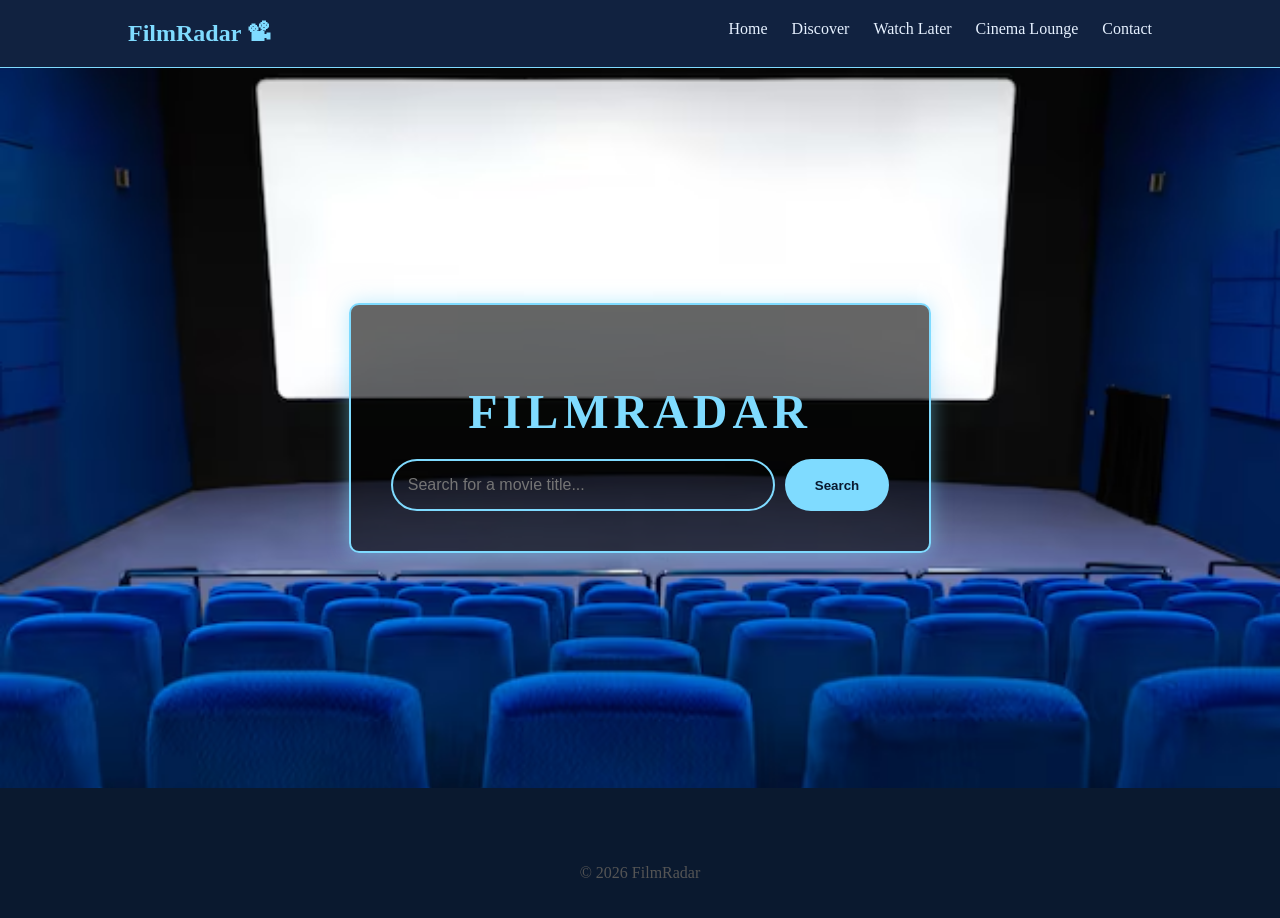
<file: index.html>
<!DOCTYPE html>
<html lang="en">
<head>
    <meta charset="UTF-8">
    <meta name="viewport" content="width=device-width, initial-scale=1.0">
    <meta name="description" content="FilmRadar: The ultimate cinema search experience.">
    <title>FilmRadar | Home</title>
    <link rel="stylesheet" href="css/style.css">
</head>
<body>

    <header>
        <div class="logo">FilmRadar &#128253;</div>
        <nav>
            <a href="index.html">Home</a>
            <a href="discover.html">Discover</a>
            <a href="watch-later.html">Watch Later</a>
            <a href="lounge.html">Cinema Lounge</a>
            <a href="contact.html">Contact</a>
        </nav>
    </header>

    <main>
        <section class="cinema-hero">
            <div class="screen-overlay">
                <h1 class="neon-title">FilmRadar</h1>
                <div class="search-container">
                    <input type="text" id="movie-input" placeholder="Search for a movie title...">
                    <button id="search-btn">Search</button>
                </div>
            </div>
        </section>

        <section id="watch-later-preview" style="padding: 20px; display: none; border-bottom: 1px solid #333; max-width: 1200px; margin: 0 auto;">
            <h2 style="color: #7fdbff; margin-bottom: 15px;">🍿 My Watch Later List</h2>
            <div id="preview-grid" style="display: flex; gap: 15px; overflow-x: auto; padding-bottom: 10px;"></div>
            <a href="watch-later.html" style="color: #7fdbff; font-size: 0.9rem; text-decoration: none;">View Full List →</a>
        </section>

        <section id="results-grid" class="movie-grid" style="padding: 20px;"></section>
    </main>

    <footer style="text-align: center; padding: 20px; color: #555;">
        <p>&copy; 2026 FilmRadar</p>
    </footer>

    <script src="js/script.js"></script>
</body>
</html>
</file>
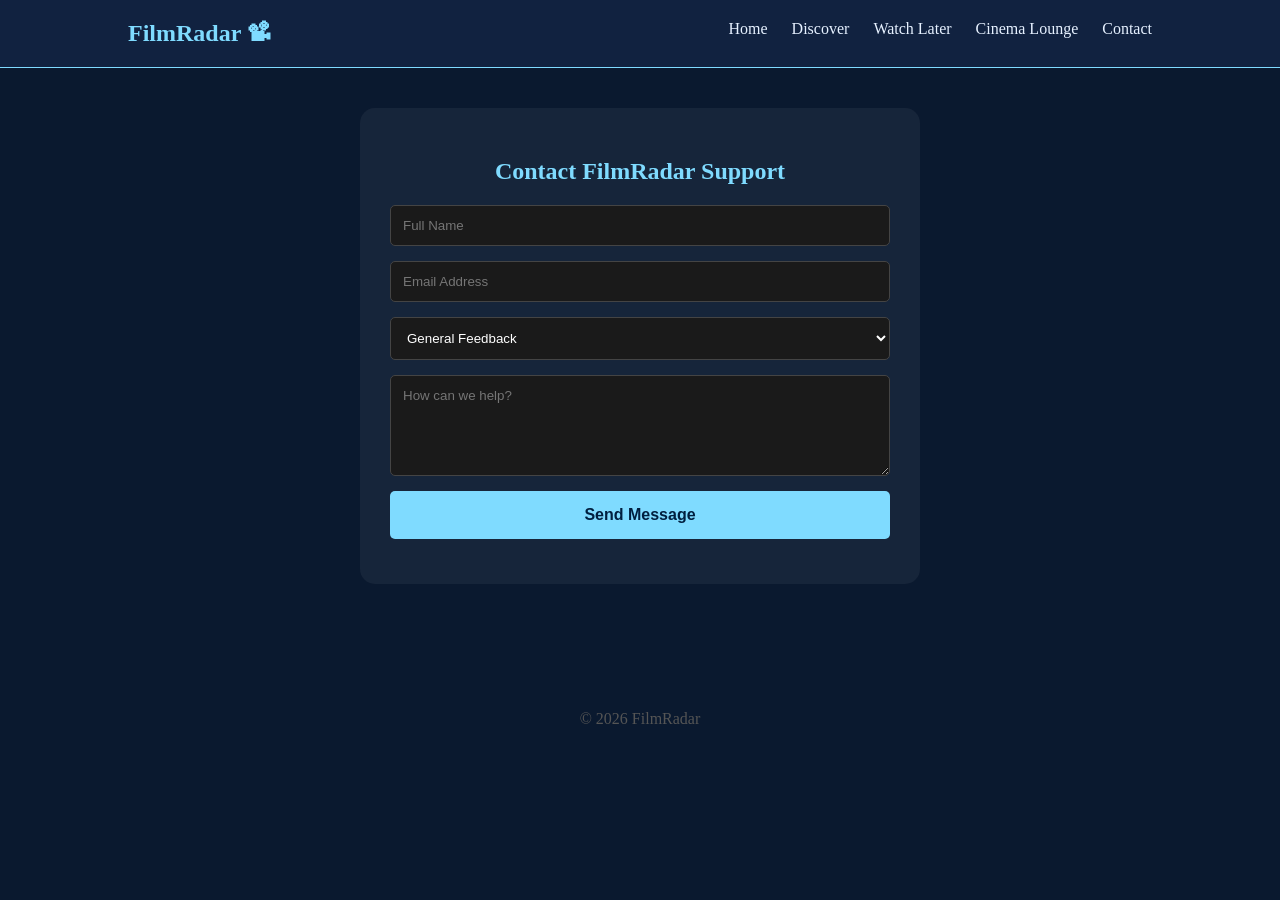
<file: contact.html>
<!DOCTYPE html>
<html lang="en">
<head>
    <meta charset="UTF-8">
    <meta name="viewport" content="width=device-width, initial-scale=1.0">
    <title>Contact | FilmRadar</title>
    <link rel="stylesheet" href="css/style.css">
</head>
<body>
    <header>
        <div class="logo">FilmRadar &#128253;</div>
        <nav>
            <a href="index.html">Home</a>
            <a href="discover.html">Discover</a>
            <a href="watch-later.html">Watch Later</a>
            <a href="lounge.html">Cinema Lounge</a>
            <a href="contact.html">Contact</a>
        </nav>
    </header>

    <main style="padding: 40px 20px;">
        <section class="form-container" style="max-width: 500px; margin: 0 auto; background: rgba(255,255,255,0.05); padding: 30px; border-radius: 15px;">
            <h2 style="text-align: center; color: #7fdbff; margin-bottom: 20px;">Contact FilmRadar Support</h2>
            
            <form id="contact-form" style="display: flex; flex-direction: column; gap: 15px;">
                <input type="text" id="user-name" placeholder="Full Name" required 
                       style="padding: 12px; border-radius: 5px; border: 1px solid #444; background: #1a1a1a; color: white;">
                
                <input type="email" id="user-email" placeholder="Email Address" required 
                       style="padding: 12px; border-radius: 5px; border: 1px solid #444; background: #1a1a1a; color: white;">
                
                <select id="subject" style="padding: 12px; border-radius: 5px; border: 1px solid #444; background: #1a1a1a; color: white;">
                    <option value="feedback">General Feedback</option>
                    <option value="bug">Report a Bug</option>
                    <option value="request">Movie Request</option>
                </select>
                
                <textarea id="user-msg" placeholder="How can we help?" rows="5" 
                          style="padding: 12px; border-radius: 5px; border: 1px solid #444; background: #1a1a1a; color: white; font-family: sans-serif;"></textarea>
                
                <button type="submit" style="padding: 15px; background: #7fdbff; border: none; border-radius: 5px; color: #001f3f; font-weight: bold; cursor: pointer; font-size: 1rem;">
                    Send Message
                </button>
            </form>
            
            <div id="form-feedback" style="margin-top: 15px; text-align: center; color: #7fdbff;"></div>
        </section>
    </main>

    <footer style="margin-top: 50px; padding: 20px; text-align: center; color: #555;">
        <p>&copy; 2026 FilmRadar</p>
    </footer>

    <script src="js/script.js"></script>
</body>
</html>
</file>
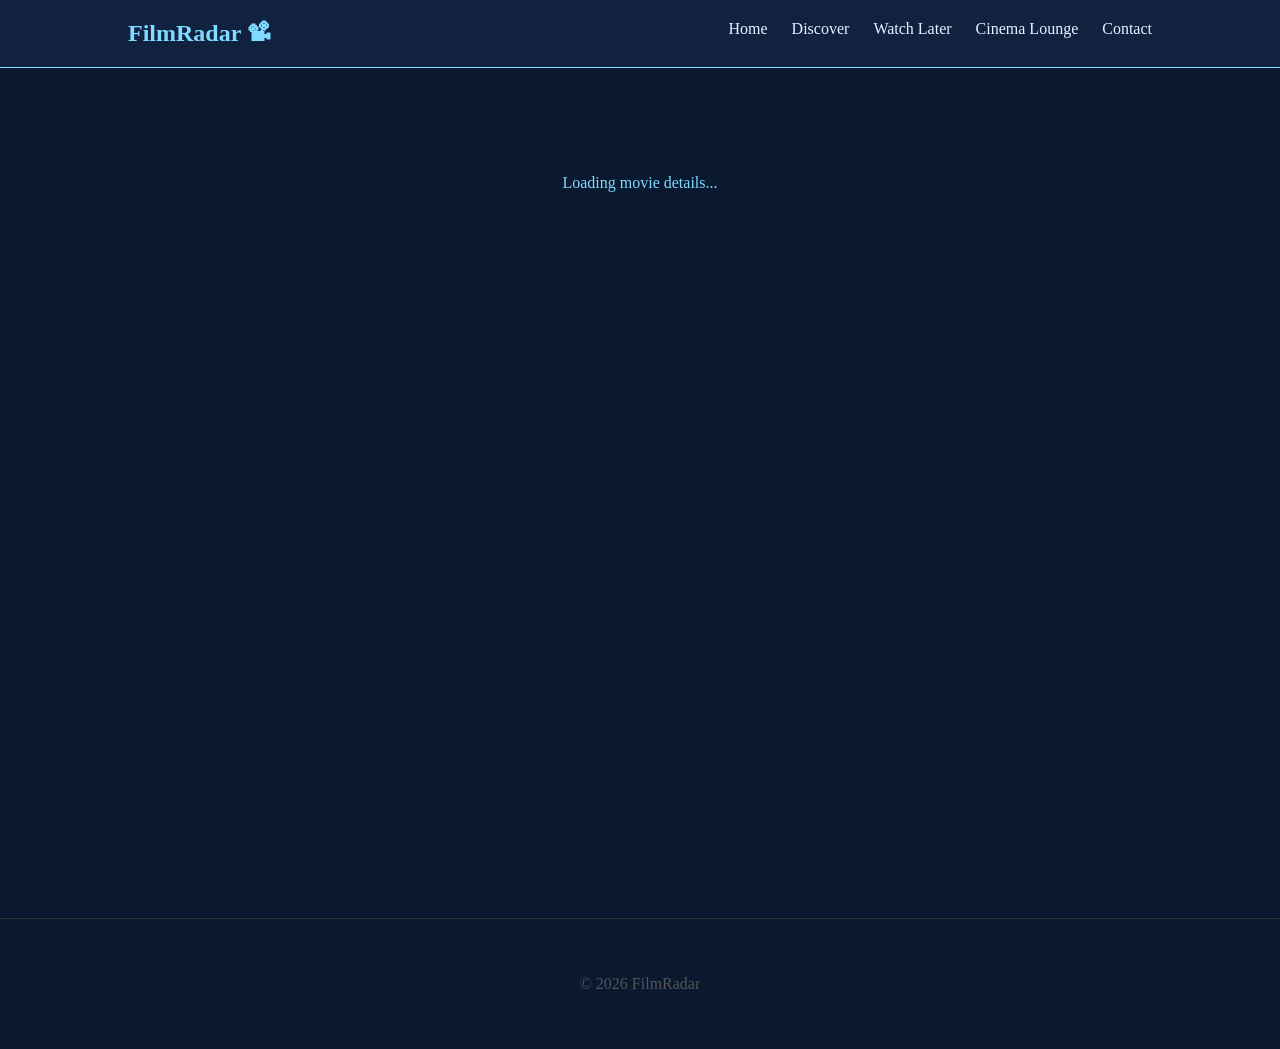
<file: details.html>
<!DOCTYPE html>
<html lang="en">
<head>
    <meta charset="UTF-8">
    <meta name="viewport" content="width=device-width, initial-scale=1.0">
    <title>Movie Details | FilmRadar</title>
    <link rel="stylesheet" href="css/style.css">
</head>
<body style="background: var(--navy); color: var(--white); margin: 0;">
    <header>
        <div class="logo">FilmRadar &#128253;</div>
        <nav>
            <a href="index.html">Home</a>
            <a href="discover.html">Discover</a>
            <a href="watch-later.html">Watch Later</a>
            <a href="lounge.html">Cinema Lounge</a>
            <a href="contact.html">Contact</a>
        </nav>
    </header>

    <main id="movie-details" style="padding: 40px; max-width: 1200px; margin: 0 auto; min-height: 80vh;">
        <p style="text-align:center; padding: 50px; color: var(--pastel-blue);">Loading movie details...</p>
    </main>

    <footer style="text-align: center; padding: 40px; color: #555; border-top: 1px solid #333; margin-top: 50px;">
        <p>&copy; 2026 FilmRadar</p>
    </footer>

    <script src="js/script.js"></script>
</body>
</html>
</file>
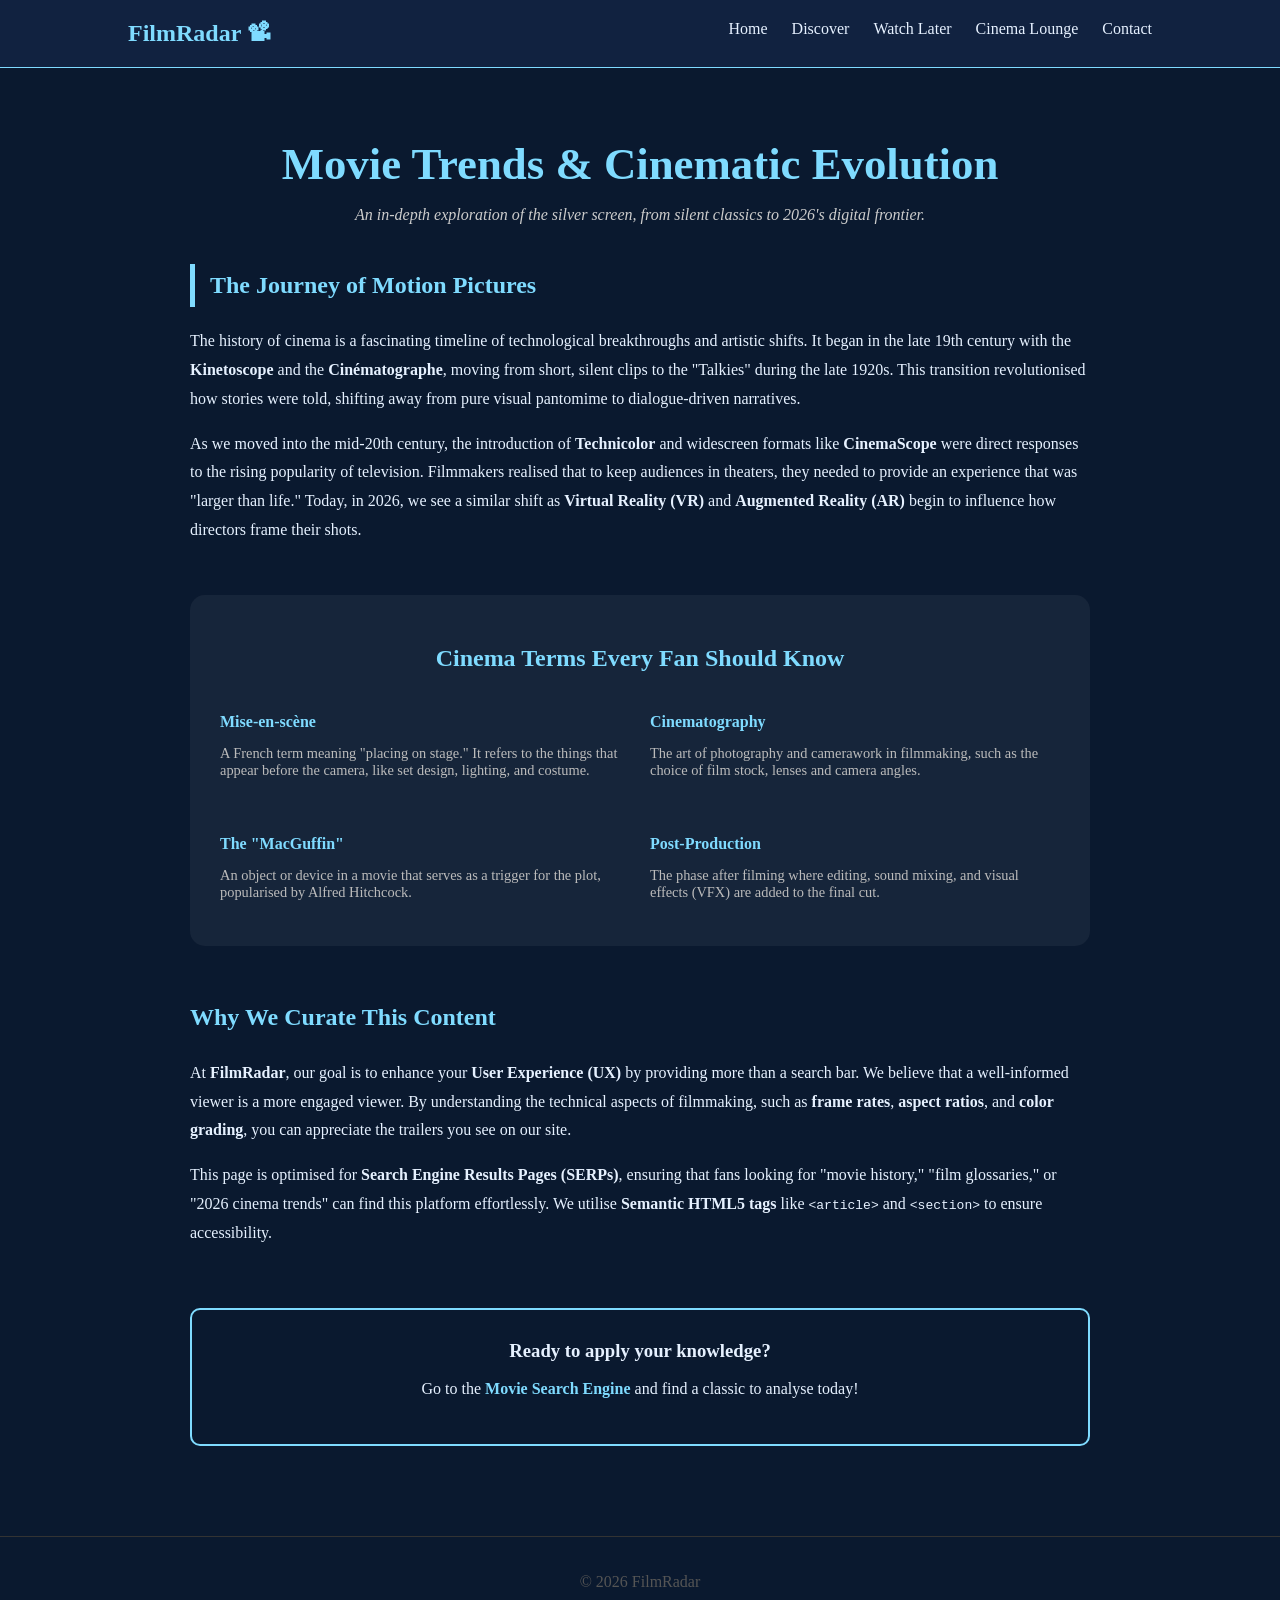
<file: discover.html>
<!DOCTYPE html>
<html lang="en">
<head>
    <meta charset="UTF-8">
    <meta name="viewport" content="width=device-width, initial-scale=1.0">
    <meta name="description" content="Explore movie trends, cinematic history, and film terminology on FilmRadar.">
    <title>Movie Trends & Evolution | FilmRadar</title>
    <link rel="stylesheet" href="css/style.css">
    
    <style>
        /* 1. Ambient Background Pulse */
        @keyframes ambientPulse {
            0% { background-color: #001f3f; }
            50% { background-color: #000c1a; }
            100% { background-color: #001f3f; }
        }

        /* 2. Neon Flicker Effect for Title */
        @keyframes neonFlicker {
            0%, 18%, 22%, 25%, 53%, 57%, 100% {
                text-shadow: 0 0 7px #7fdbff, 0 0 10px #7fdbff, 0 0 21px #7fdbff;
            }
            20%, 24%, 55% {
                text-shadow: none;
            }
        }

        .discover-body {
            animation: ambientPulse 12s infinite ease-in-out;
            transition: background-color 1s ease;
        }

        .neon-text {
            animation: neonFlicker 4s infinite alternate;
        }

        html {
            scroll-behavior: smooth;
        }
    </style>
</head>
<body class="discover-body"> 

    <header>
        <div class="logo">FilmRadar &#128253;</div>
        <nav>
            <a href="index.html">Home</a>
            <a href="discover.html">Discover</a>
            <a href="watch-later.html">Watch Later</a>
            <a href="lounge.html">Cinema Lounge</a> 
            <a href="contact.html">Contact</a>
        </nav>
    </header>

    <main style="max-width: 900px; margin: 0 auto; padding: 40px 20px;">
        <h1 class="neon-text" style="color: #7fdbff; text-align: center; font-size: 2.8rem; margin-bottom: 10px;">
            Movie Trends & Cinematic Evolution
        </h1>
        
        <p style="text-align: center; color: #ccc; margin-bottom: 40px; font-style: italic;">
            An in-depth exploration of the silver screen, from silent classics to 2026's digital frontier.
        </p>

        <article style="line-height: 1.8; margin-bottom: 50px;">
            <h2 style="color: #7fdbff; border-left: 5px solid #7fdbff; padding-left: 15px;">The Journey of Motion Pictures</h2>
            <p>
                The history of cinema is a fascinating timeline of technological breakthroughs and artistic shifts. It began in the late 19th century with the <strong>Kinetoscope</strong> and the <strong>Cinématographe</strong>, moving from short, silent clips to the "Talkies" during the late 1920s. This transition revolutionised how stories were told, shifting away from pure visual pantomime to dialogue-driven narratives.
            </p>
            <p>
                As we moved into the mid-20th century, the introduction of <strong>Technicolor</strong> and widescreen formats like <strong>CinemaScope</strong> were direct responses to the rising popularity of television. Filmmakers realised that to keep audiences in theaters, they needed to provide an experience that was "larger than life." Today, in 2026, we see a similar shift as <strong>Virtual Reality (VR)</strong> and <strong>Augmented Reality (AR)</strong> begin to influence how directors frame their shots.
            </p>
        </article>

        <section style="background: rgba(255,255,255,0.05); padding: 30px; border-radius: 15px; margin-bottom: 50px;">
            <h2 style="color: #7fdbff; text-align: center;">Cinema Terms Every Fan Should Know</h2>
            <div style="display: grid; grid-template-columns: 1fr 1fr; gap: 20px; margin-top: 20px;">
                <div>
                    <h4 style="color: #7fdbff; margin-bottom: 5px;">Mise-en-scène</h4>
                    <p style="font-size: 0.9rem; color: #bbb;">A French term meaning "placing on stage." It refers to the things that appear before the camera, like set design, lighting, and costume.</p>
                </div>
                <div>
                    <h4 style="color: #7fdbff; margin-bottom: 5px;">Cinematography</h4>
                    <p style="font-size: 0.9rem; color: #bbb;">The art of photography and camerawork in filmmaking, such as the choice of film stock, lenses and camera angles.</p>
                </div>
                <div>
                    <h4 style="color: #7fdbff; margin-bottom: 5px;">The "MacGuffin"</h4>
                    <p style="font-size: 0.9rem; color: #bbb;">An object or device in a movie that serves as a trigger for the plot, popularised by Alfred Hitchcock.</p>
                </div>
                <div>
                    <h4 style="color: #7fdbff; margin-bottom: 5px;">Post-Production</h4>
                    <p style="font-size: 0.9rem; color: #bbb;">The phase after filming where editing, sound mixing, and visual effects (VFX) are added to the final cut.</p>
                </div>
            </div>
        </section>

        <section style="line-height: 1.8;">
            <h2 style="color: #7fdbff;">Why We Curate This Content</h2>
            <p>
                At <strong>FilmRadar</strong>, our goal is to enhance your <strong>User Experience (UX)</strong> by providing more than a search bar. We believe that a well-informed viewer is a more engaged viewer. By understanding the technical aspects of filmmaking, such as <strong>frame rates</strong>, <strong>aspect ratios</strong>, and <strong>color grading</strong>, you can appreciate the trailers you see on our site.
            </p>
            <p>
                This page is optimised for <strong>Search Engine Results Pages (SERPs)</strong>, ensuring that fans looking for "movie history," "film glossaries," or "2026 cinema trends" can find this platform effortlessly. We utilise <strong>Semantic HTML5 tags</strong> like <code>&lt;article&gt;</code> and <code>&lt;section&gt;</code> to ensure accessibility.
            </p>
        </section>

        <div style="text-align: center; margin-top: 60px; padding: 30px; border: 2px solid #7fdbff; border-radius: 10px;">
            <h3 style="margin-top: 0;">Ready to apply your knowledge?</h3>
            <p>Go to the <a href="index.html" style="color: #7fdbff; text-decoration: none; font-weight: bold;">Movie Search Engine</a> and find a classic to analyse today!</p>
        </div>
    </main>

    <footer style="text-align: center; padding: 20px; color: #555; border-top: 1px solid #333; margin-top: 50px;">
        <p>&copy; 2026 FilmRadar</p>
    </footer>

</body>
</html>
</file>
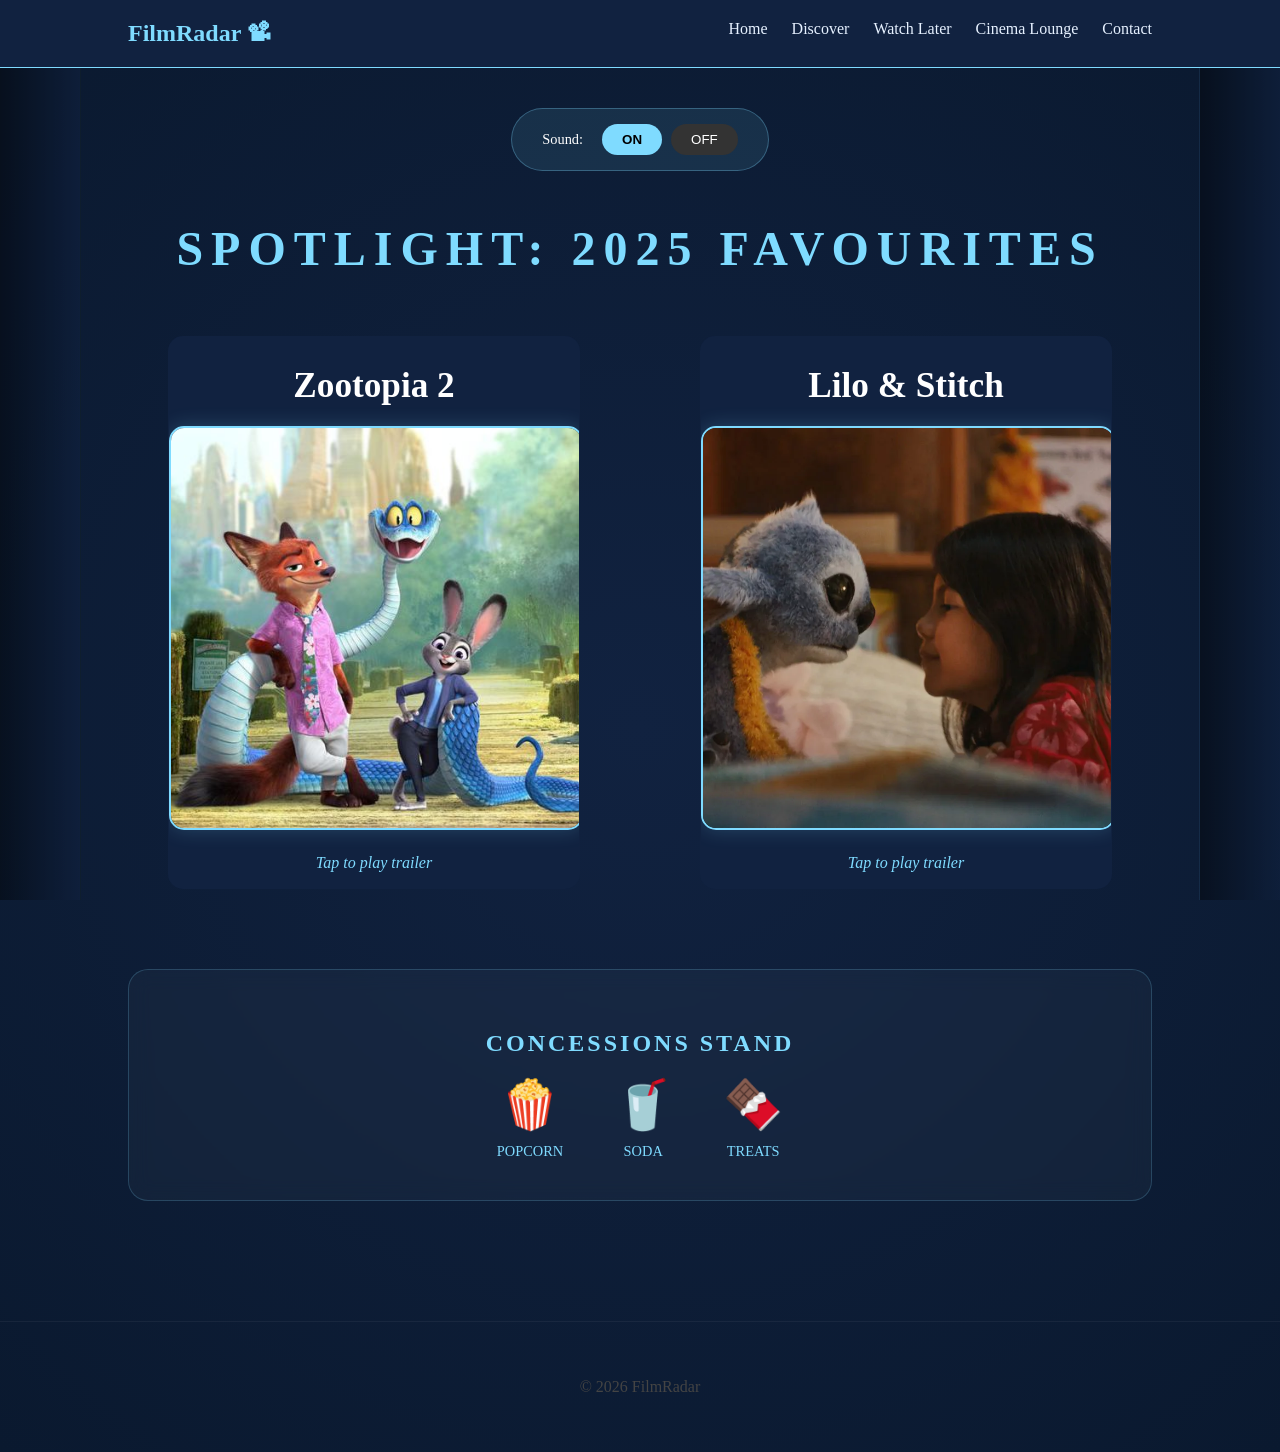
<file: lounge.html>
<!DOCTYPE html>
<html lang="en">
<head>
    <meta charset="UTF-8">
    <meta name="viewport" content="width=device-width, initial-scale=1.0">
    <title>Cinema Lounge | FilmRadar</title>
    <link rel="stylesheet" href="css/style.css">
    <style>
        body.lounge-page {
            background: radial-gradient(circle at center, #112240 0%, #0a192f 100%);
            margin: 0;
            overflow-x: hidden;
        }

        .lounge-wrapper {
            position: relative;
            padding: 40px 10%;
        }

        .lounge-wrapper::before, .lounge-wrapper::after {
            content: "";
            position: fixed;
            top: 0;
            width: 80px;
            height: 100%;
            background: linear-gradient(to right, #050a12, #112240);
            z-index: -1;
            opacity: 0.6;
        }
        .lounge-wrapper::before { left: 0; border-right: 1px solid rgba(127,219,255,0.1); }
        .lounge-wrapper::after { right: 0; border-left: 1px solid rgba(127,219,255,0.1); }

        .snack-bar {
            margin-top: 80px;
            background: rgba(255, 255, 255, 0.03);
            backdrop-filter: blur(10px);
            border: 1px solid rgba(127, 219, 255, 0.2);
            border-radius: 20px;
            padding: 40px;
            text-align: center;
        }

        .snack-icons {
            display: flex;
            justify-content: center;
            gap: 50px;
            font-size: 3rem;
            margin-top: 20px;
        }

        .snack-item {
            transition: 0.3s;
        }

        .snack-item:hover {
            transform: translateY(-10px);
            filter: drop-shadow(0 0 15px #7fdbff);
        }

        .snack-label {
            display: block;
            font-size: 0.9rem;
            color: #7fdbff;
            margin-top: 10px;
            text-transform: uppercase;
        }
    </style>
</head>
<body class="lounge-page">
    <header>
        <div class="logo">FilmRadar &#128253;</div>
        <nav>
            <a href="index.html">Home</a>
            <a href="discover.html">Discover</a>
            <a href="watch-later.html">Watch Later</a>
            <a href="lounge.html">Cinema Lounge</a>
            <a href="contact.html">Contact</a>
        </nav>
    </header>

    <div class="lounge-wrapper">
        <main style="text-align: center; max-width: 1400px; margin: auto;">
            
            <section style="margin-bottom: 50px;">
                <div style="background: rgba(127, 219, 255, 0.1); display: inline-block; padding: 15px 30px; border-radius: 50px; border: 1px solid rgba(127,219,255,0.3);">
                    <audio id="lounge-audio" loop>
                        <source src="audio/lounge-theme.mp3" type="audio/mpeg">
                    </audio>
                    <span style="color: white; margin-right: 15px; font-size: 0.9rem;">Sound:</span>
                    <button onclick="document.getElementById('lounge-audio').play()" style="padding: 8px 20px; cursor: pointer; border-radius: 20px; background: #7fdbff; font-weight: bold; border: none;">ON</button>
                    <button onclick="document.getElementById('lounge-audio').pause()" style="padding: 8px 20px; cursor: pointer; border-radius: 20px; background: #333; color: white; border: none; margin-left: 5px;">OFF</button>
                </div>
            </section>

            <h1 class="neon-title" style="color: #7fdbff; font-size: 3rem; margin-bottom: 60px; text-transform: uppercase; letter-spacing: 8px;">Spotlight: 2025 Favourites</h1>

            <div style="display: flex; justify-content: space-around; align-items: flex-start; gap: 40px; flex-wrap: wrap;">
                
                <div class="movie-card" onclick="playTrailer('BjkIOU5PhyQ', 'Zootopia 2')" style="width: 40%; min-width: 320px; cursor: pointer;">
                    <h2 style="color: white; margin-bottom: 20px; font-size: 2.2rem;">Zootopia 2</h2>
                    <img src="images/poster2.jpg" alt="Zootopia 2" style="width: 100%; border-radius: 15px; border: 2px solid #7fdbff; box-shadow: 0 0 20px rgba(127,219,255,0.2);">
                    <p style="color: #7fdbff; margin-top: 20px; font-style: italic;">Tap to play trailer</p>
                </div>

                <div class="movie-card" onclick="playTrailer('VWqJifMMgZE', 'Lilo & Stitch')" style="width: 40%; min-width: 320px; cursor: pointer;">
                    <h2 style="color: white; margin-bottom: 20px; font-size: 2.2rem;">Lilo & Stitch</h2>
                    <img src="images/poster3.jpg" alt="Lilo & Stitch" style="width: 100%; border-radius: 15px; border: 2px solid #7fdbff; box-shadow: 0 0 20px rgba(127,219,255,0.2);">
                    <p style="color: #7fdbff; margin-top: 20px; font-style: italic;">Tap to play trailer</p>
                </div>

            </div>

            <div id="video-display" style="margin-top: 80px; display: none; width: 100%;">
                <h2 id="current-title" style="color: #7fdbff; margin-bottom: 30px; font-size: 1.5rem;">Now Playing</h2>
                <div style="position: relative; padding-bottom: 56.25%; height: 0; background: #000; border-radius: 20px; border: 2px solid #7fdbff; overflow: hidden; box-shadow: 0 0 50px rgba(127,219,255,0.3);">
                    <iframe id="youtube-player" 
                        style="position: absolute; top: 0; left: 0; width: 100%; height: 100%;"
                        src="" 
                        frameborder="0" 
                        allow="autoplay; encrypted-media" 
                        allowfullscreen>
                    </iframe>
                </div>
            </div>

            <section class="snack-bar">
                <h2 style="color: #7fdbff; letter-spacing: 3px; font-size: 1.5rem;">CONCESSIONS STAND</h2>
                <div class="snack-icons">
                    <div class="snack-item">🍿 <span class="snack-label">Popcorn</span></div>
                    <div class="snack-item">🥤 <span class="snack-label">Soda</span></div>
                    <div class="snack-item">🍫 <span class="snack-label">Treats</span></div>
                </div>
            </section>
        </main>
    </div>

    <script>
        function playTrailer(id, title) {
            const displayArea = document.getElementById('video-display');
            const player = document.getElementById('youtube-player');
            const titleHeader = document.getElementById('current-title');

            displayArea.style.display = "block";
            player.src = "https://www.youtube.com/embed/" + id + "?autoplay=1";
            titleHeader.innerText = "Now Playing: " + title;

            window.scrollTo({ top: displayArea.offsetTop - 50, behavior: 'smooth' });
        }
    </script>

    <footer style="margin-top: 80px; padding: 40px; color: #444; text-align: center; border-top: 1px solid rgba(255,255,255,0.05);">
        <p>&copy; 2026 FilmRadar </p>
    </footer>
</body>
</html>
</file>
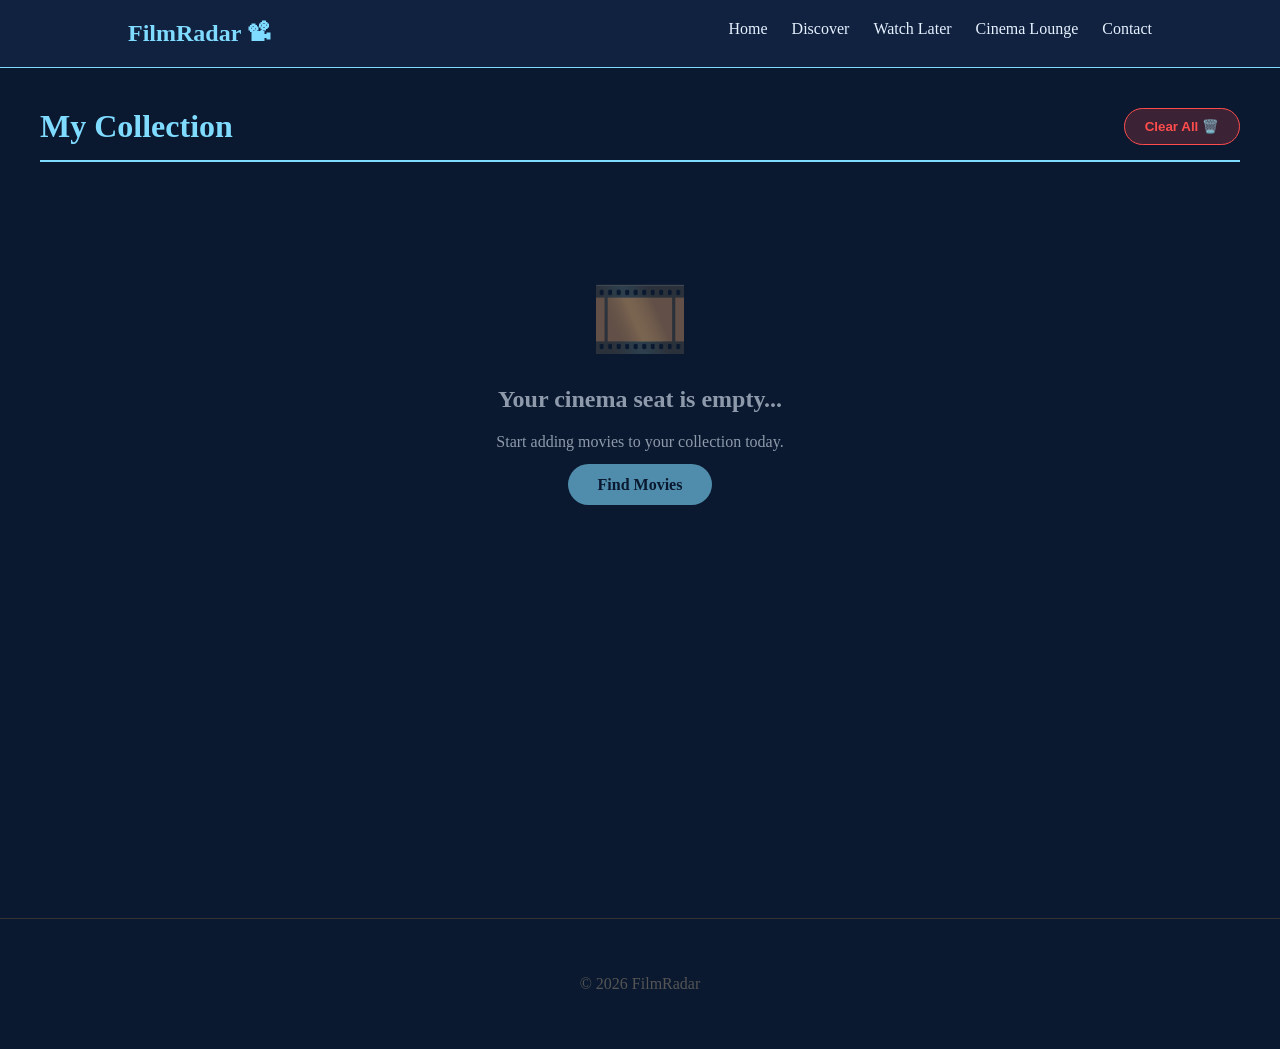
<file: watch-later.html>
<!DOCTYPE html>
<html lang="en">
<head>
    <meta charset="UTF-8">
    <meta name="viewport" content="width=device-width, initial-scale=1.0">
    <title>Watch Later | FilmRadar</title>
    <link rel="stylesheet" href="css/style.css">
    <style>
        .watch-later-item {
            transition: transform 0.3s ease, box-shadow 0.3s ease;
            cursor: pointer;
            background: var(--light-navy);
            border-radius: 15px;
            overflow: hidden;
            border: 1px solid rgba(127, 219, 255, 0.1);
            width: 250px;
        }

        .watch-later-item:hover {
            transform: translateY(-10px);
            box-shadow: 0 10px 30px rgba(127, 219, 255, 0.3);
            border-color: var(--pastel-blue);
        }

        .badge {
            position: absolute;
            top: 10px;
            right: 10px;
            background: var(--pastel-blue);
            color: var(--navy);
            padding: 4px 10px;
            border-radius: 5px;
            font-weight: bold;
            font-size: 0.7rem;
            box-shadow: 0 2px 5px rgba(0,0,0,0.5);
        }
    </style>
</head>
<body onload="displayWatchLater()" style="background: var(--navy); color: var(--white); margin: 0;">

    <header>
        <div class="logo">FilmRadar &#128253;</div>
        <nav>
            <a href="index.html">Home</a>
            <a href="discover.html">Discover</a>
            <a href="watch-later.html">Watch Later</a>
            <a href="lounge.html">Cinema Lounge</a>
            <a href="contact.html">Contact</a>
        </nav>
    </header>

    <main style="padding: 40px; max-width: 1200px; margin: 0 auto; min-height: 80vh;">
        <div style="display: flex; justify-content: space-between; align-items: center; margin-bottom: 30px; border-bottom: 2px solid var(--pastel-blue); padding-bottom: 15px;">
            <h1 style="color: var(--pastel-blue); margin: 0; font-family: 'Times New Roman', serif;">My Collection</h1>
            
            <button onclick="clearAll()" style="background: rgba(255, 71, 71, 0.2); color: #ff4d4d; border: 1px solid #ff4d4d; padding: 10px 20px; border-radius: 20px; cursor: pointer; font-weight: bold;">
                Clear All 🗑️
            </button>
        </div>
        
        <div id="watch-later-grid" style="display: flex; flex-wrap: wrap; gap: 30px; justify-content: center;">
            <p>Accessing your cinema vault...</p>
        </div>
    </main>

    <footer style="text-align: center; padding: 40px; color: #555; border-top: 1px solid #333; margin-top: 50px;">
        <p>&copy; 2026 FilmRadar</p>
    </footer>

    <script>
        function displayWatchLater() {
            const grid = document.getElementById('watch-later-grid');
            const list = JSON.parse(localStorage.getItem('watchLaterList')) || [];

            if (list.length === 0) {
                grid.innerHTML = `
                    <div style="text-align: center; padding: 80px 20px; opacity: 0.6; width: 100%;">
                        <div style="font-size: 5rem; margin-bottom: 20px;">🎞️</div>
                        <h2>Your cinema seat is empty...</h2>
                        <p style="margin-bottom: 25px;">Start adding movies to your collection today.</p>
                        <a href="index.html" style="background: var(--pastel-blue); color: var(--navy); text-decoration: none; padding: 12px 30px; border-radius: 25px; font-weight: bold;">
                            Find Movies
                        </a>
                    </div>`;
                return;
            }

            grid.innerHTML = list.map(movie => `
                <div class="watch-later-item">
                    <div style="position: relative;">
                        <img src="${movie.poster !== 'N/A' ? movie.poster : 'images/placeholder.jpg'}" alt="${movie.title}" style="width: 100%; height: 350px; object-fit: cover;">
                        <div class="badge">SAVED</div>
                    </div>
                    
                    <div style="padding: 20px; text-align: center;">
                        <h3 style="margin: 0 0 15px 0; height: 50px; overflow: hidden; color: var(--pastel-blue);">${movie.title}</h3>
                        <div style="display: flex; flex-direction: column; gap: 10px;">
                            <button onclick="viewMovie('${movie.id}')" style="background: var(--pastel-blue); color: var(--navy); border: none; padding: 10px; cursor: pointer; border-radius: 5px; font-weight: bold;">
                                View Details
                            </button>
                            <button onclick="removeOne('${movie.id}')" style="background: transparent; border: 1px solid #ff4d4d; color: #ff4d4d; padding: 8px; cursor: pointer; border-radius: 5px; font-size: 0.8rem;">
                                Remove from List
                            </button>
                        </div>
                    </div>
                </div>
            `).join('');
        }

        function removeOne(id) {
            let list = JSON.parse(localStorage.getItem('watchLaterList')) || [];
            list = list.filter(movie => movie.id !== id); 
            localStorage.setItem('watchLaterList', JSON.stringify(list));
            displayWatchLater(); 
        }

        function viewMovie(id) {
            localStorage.setItem('selectedMovieID', id);
            window.location.href = 'details.html';
        }

        function clearAll() {
            if(confirm("Clear your entire library?")) {
                localStorage.removeItem('watchLaterList');
                displayWatchLater();
            }
        }
    </script>
</body>
</html>
</file>
<file: css/style.css>
:root {
    --navy: #0a192f;
    --light-navy: #112240;
    --pastel-blue: #7fdbff;
    --white: #e6f1ff;
    --slate: #8892b0;
}

body {
    margin: 0;
    background-color: var(--navy);
    color: var(--white);
    font-family: 'Times New Roman', Times, serif;
}

header {
    display: flex;
    justify-content: space-between;
    padding: 20px 10%;
    background: var(--light-navy);
    border-bottom: 1px solid var(--pastel-blue);
}

.logo {
    font-size: 1.5rem;
    color: var(--pastel-blue);
    font-weight: bold;
}

nav a {
    color: var(--white);
    text-decoration: none;
    margin-left: 20px;
}

.cinema-hero {
    background-image: url('../images/poster1.jpg'); 
    background-size: cover;
    background-position: center;
    height: 80vh; 
    display: flex;
    align-items: center;
    justify-content: center;
    position: relative;
    z-index: 1; 
}

.screen-overlay {
    background: rgba(0, 0, 0, 0.6);
    padding: 40px;
    border-radius: 10px;
    text-align: center;
    border: 2px solid var(--pastel-blue);
    box-shadow: 0 0 20px rgba(127, 219, 255, 0.5);
}

.screen-overlay h1 {
    font-size: 3rem;
    margin-bottom: 20px;
    color: var(--pastel-blue);
    text-transform: uppercase;
    letter-spacing: 5px;
}

.search-container {
    display: flex;
    gap: 10px;
    justify-content: center;
    margin-top: 20px;
}

#movie-input {
    padding: 15px;
    width: 350px;
    border-radius: 30px;
    border: 2px solid var(--pastel-blue);
    background: transparent;
    color: white;
    font-size: 1rem;
}

#search-btn {
    padding: 15px 30px;
    border-radius: 30px;
    border: none;
    background: var(--pastel-blue);
    color: var(--navy);
    font-weight: bold;
    cursor: pointer;
    transition: 0.3s;
}

#search-btn:hover {
    box-shadow: 0 0 15px var(--pastel-blue);
    transform: translateY(-2px);
}

#results-grid {
    display: flex;
    flex-wrap: wrap;
    justify-content: center;
    gap: 25px;
    padding: 40px;
}

.movie-card {
    background: var(--light-navy);
    width: 280px;
    border-radius: 15px;
    overflow: hidden;
    transition: 0.4s;
    border: 1px solid transparent;
}

.movie-card:hover {
    border: 1px solid var(--pastel-blue);
    transform: scale(1.03);
}

.movie-card img {
    width: 100%;
    height: 400px;
    object-fit: cover;
}

.card-info {
    padding: 20px;
    text-align: center;
}

.card-info h3 { margin: 0 0 10px; color: var(--pastel-blue); }

@media (max-width: 768px) {
    .cinema-hero { height: 50vh; }
    .screen-overlay h1 { font-size: 1.5rem; }
    #movie-input { width: 200px; }
}

.lounge-page .movie-card {
    width: 40%;
}

.contact-container {
    max-width: 500px;
    margin: 0 auto;
}

@keyframes neonFlicker {
    0%, 19%, 21%, 23%, 25%, 54%, 56%, 100% {
        text-shadow: 0 0 5px #7fdbff, 0 0 10px #7fdbff, 0 0 20px #7fdbff;
    }
    20%, 22%, 24%, 55% {
        text-shadow: none;
    }
}

.neon-title {
    animation: neonFlicker 3s infinite alternate;
}

@keyframes ambientLights {
    0% { background-color: var(--navy); }
    50% { background-color: #00050a; }
    100% { background-color: var(--navy); }
}

body.discover-page {
    animation: ambientLights 10s infinite ease-in-out;
}

.watch-later-item {
    transition: transform 0.3s ease, box-shadow 0.3s ease;
    cursor: pointer;
}

.watch-later-item:hover {
    transform: translateY(-10px) scale(1.02);
    box-shadow: 0 10px 25px rgba(127, 219, 255, 0.4);
}
</file>
